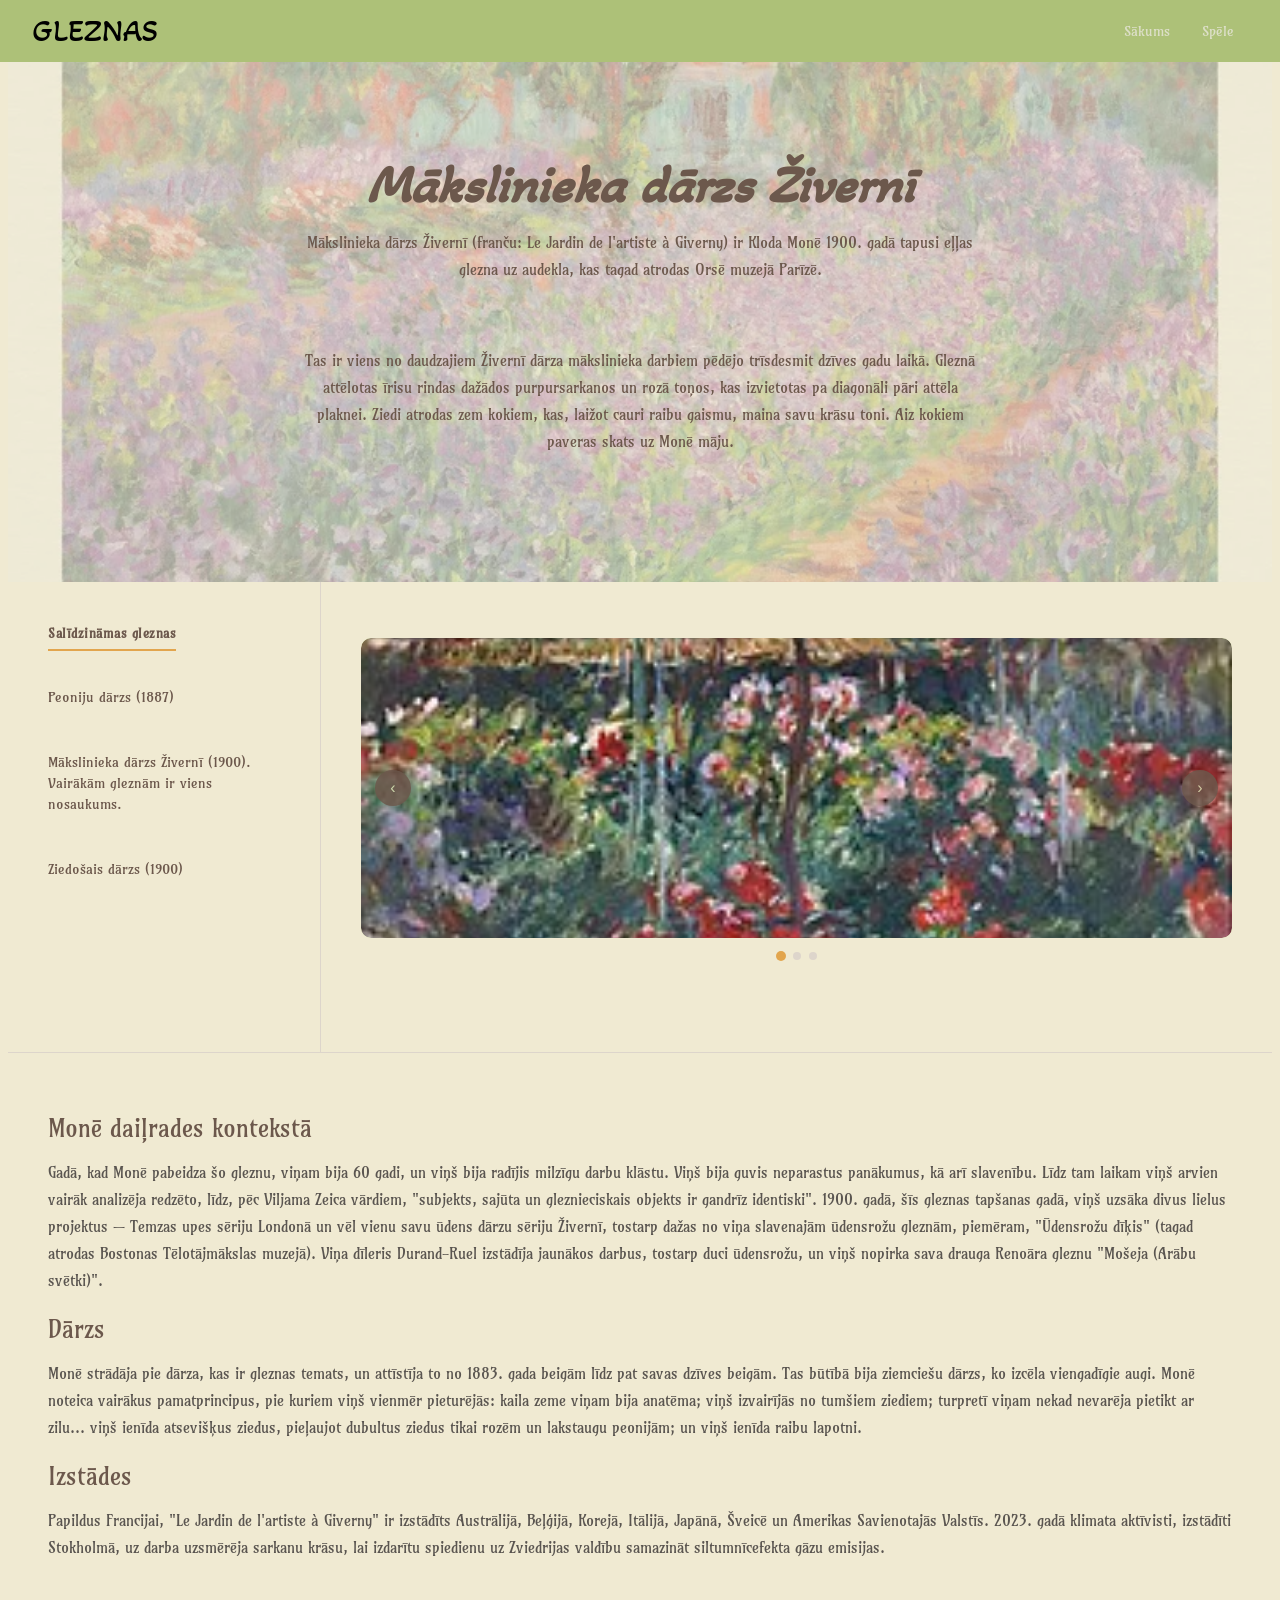
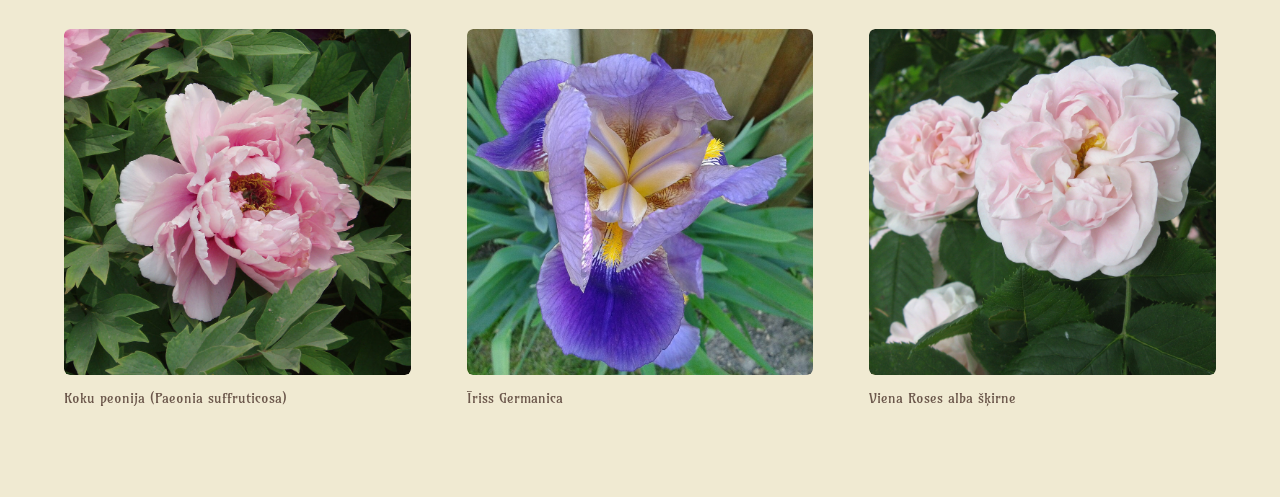
<file: index.html>
<!DOCTYPE html>
<html lang="lv" dir="ltr">

<head>
  <meta charset="utf-8">
  <title>Gleznas</title>
  <link rel="preconnect" href="https://fonts.googleapis.com">
  <link rel="preconnect" href="https://fonts.gstatic.com" crossorigin>
  <link href="https://fonts.googleapis.com/css2?family=Akaya+Telivigala&family=Amarante&display=swap" rel="stylesheet">
  <link rel="stylesheet" href="styles.css">
</head>

<body>
  <header>
    <a>
      <h1>GLEZNAS</h1>
    </a>
    <nav class="header-nav">
      <a href="index.html">Sākums</a>
      <a href="game.html">Spēle</a>
    </nav>
  </header>

  <div class="top">
    <div class="top-content">
      <h1 class="top-h1">Mākslinieka dārzs Živernī</h1>
      <p class="top-sub">Mākslinieka dārzs Živernī (franču: Le Jardin de l'artiste à Giverny) ir Kloda Monē 1900. gadā
        tapusi eļļas glezna uz audekla, kas tagad atrodas Orsē muzejā Parīzē.</p>
    </div>
    <img src="240555.webp" alt="Mākslinieka dārzs Živernī — Klods Monē, 1900">
    <p>Tas ir viens no daudzajiem Živernī dārza mākslinieka
      darbiem pēdējo trīsdesmit dzīves gadu laikā. Gleznā attēlotas
      īrisu rindas dažādos purpursarkanos un rozā toņos, kas
      izvietotas pa diagonāli pāri attēla plaknei. Ziedi atrodas zem kokiem,
      kas, laižot cauri raibu gaismu, maina savu krāsu toni. Aiz kokiem
      paveras skats uz Monē māju.</p>
  </div>

  <div class="carousel-section">
    <aside class="sb">
      <div class="sb-section">
        <div class="sb-title">Salīdzināmas gleznas</div>
        <div class="sb-item">
          <p>Peoniju dārzs (1887)</p>
        </div>
        <div class="sb-item">
          <p>Mākslinieka dārzs Živernī (1900). Vairākām gleznām ir viens nosaukums.</p>
        </div>
        <div class="sb-item">
          <p>Ziedošais dārzs (1900)</p>
        </div>
      </div>
    </aside>

    <div class="carousel-main">
      <div class="carousel-wrap" id="uzdevums">
        <div class="carousel-label"></div>
        <div class="carousel" id="carousel">
          <div class="carousel-track" id="track">
            <div class="carousel-slide">
              <img src="Claude_Monet_-_Peony_Garden_-_Google_Art_Project.jpg" alt="Peoniju dārzs" class="slide-photo" />
            </div>
            <div class="carousel-slide">
              <img src="Claude_Monet_056.jpg" alt="Mākslinieka dārzs Živernī" class="slide-photo" />
            </div>
            <div class="carousel-slide">
              <img src="The_Garden_in_Flower_Claude_Oscar_Monet_1900.jpg" alt="Ziedošais dārzs" class="slide-photo" />
            </div>
          </div>
          <button class="carousel-btn prev" onclick="slide(-1)">‹</button>
          <button class="carousel-btn next" onclick="slide(1)">›</button>
        </div>
        <div class="carousel-dots" id="dots">
          <div class="dot active" onclick="goTo(0)"></div>
          <div class="dot" onclick="goTo(1)"></div>
          <div class="dot" onclick="goTo(2)"></div>
        </div>
      </div>
    </div>
  </div>

  <div class="lower-section">
    <div class="body-text-section">
      <h2 class="section-heading">Monē daiļrades kontekstā</h2>
      <p class="body-text">
        Gadā, kad Monē pabeidza šo gleznu, viņam bija 60 gadi, un viņš bija radījis milzīgu darbu klāstu. Viņš bija
        guvis neparastus panākumus, kā arī slavenību. Līdz tam laikam viņš arvien vairāk analizēja redzēto, līdz, pēc
        Viljama Zeica vārdiem, "subjekts, sajūta un gleznieciskais objekts ir gandrīz identiski".
        1900. gadā, šīs gleznas tapšanas gadā, viņš uzsāka divus lielus projektus — Temzas upes sēriju Londonā un vēl
        vienu savu ūdens dārzu sēriju Živernī, tostarp dažas no viņa slavenajām ūdensrožu gleznām, piemēram, "Ūdensrožu
        dīķis" (tagad atrodas Bostonas Tēlotājmākslas muzejā).
        Viņa dīleris Durand-Ruel izstādīja jaunākos darbus, tostarp duci ūdensrožu, un viņš nopirka sava drauga Renoāra
        gleznu "Mošeja (Arābu svētki)".
      </p>
      <h2 class="section-heading">Dārzs</h2>
      <p class="body-text">
        Monē strādāja pie dārza, kas ir gleznas temats, un attīstīja to no 1883. gada beigām līdz pat savas dzīves
        beigām.
        Tas būtībā bija ziemciešu dārzs, ko izcēla viengadīgie augi. Monē noteica vairākus pamatprincipus, pie kuriem
        viņš vienmēr pieturējās: kaila zeme viņam bija anatēma; viņš izvairījās no tumšiem ziediem; turpretī viņam nekad
        nevarēja pietikt ar zilu... viņš ienīda atsevišķus ziedus, pieļaujot dubultus ziedus tikai rozēm un lakstaugu
        peonijām; un viņš ienīda raibu lapotni.
      </p>
      <h2 class="section-heading">Izstādes</h2>
      <p class="body-text">
        Papildus Francijai, "Le Jardin de l'artiste à Giverny" ir izstādīts Austrālijā, Beļģijā, Korejā, Itālijā,
        Japānā, Šveicē un Amerikas Savienotajās Valstīs. 2023. gadā klimata aktīvisti, izstādīti Stokholmā, uz darba
        uzsmērēja sarkanu krāsu, lai izdarītu spiedienu uz Zviedrijas valdību samazināt siltumnīcefekta gāzu emisijas.
      </p>
    </div>

    <div class="cards">
      <div class="cards-grid">
        <div class="card-item">
          <div class="card-img">
            <img src="1280px-PaeoniaSuffruticosa7.jpg" alt="Koku peonija" />
          </div>
          <div class="card-title">Koku peonija (Paeonia suffruticosa)</div>
        </div>
        <div class="card-item">
          <div class="card-img">
            <img src="Iris_Germanica_2012-2.jpg" alt="Īriss Germanica" />
          </div>
          <div class="card-title">Īriss Germanica</div>
        </div>
        <div class="card-item">
          <div class="card-img">
            <img src="Blush_rose_1.jpg" alt="Roze" />
          </div>
          <div class="card-title">Viena Roses alba šķirne</div>
        </div>
      </div>
    </div>
  </div>

  <script src="index.js"></script>
</body>

</html>
</file>
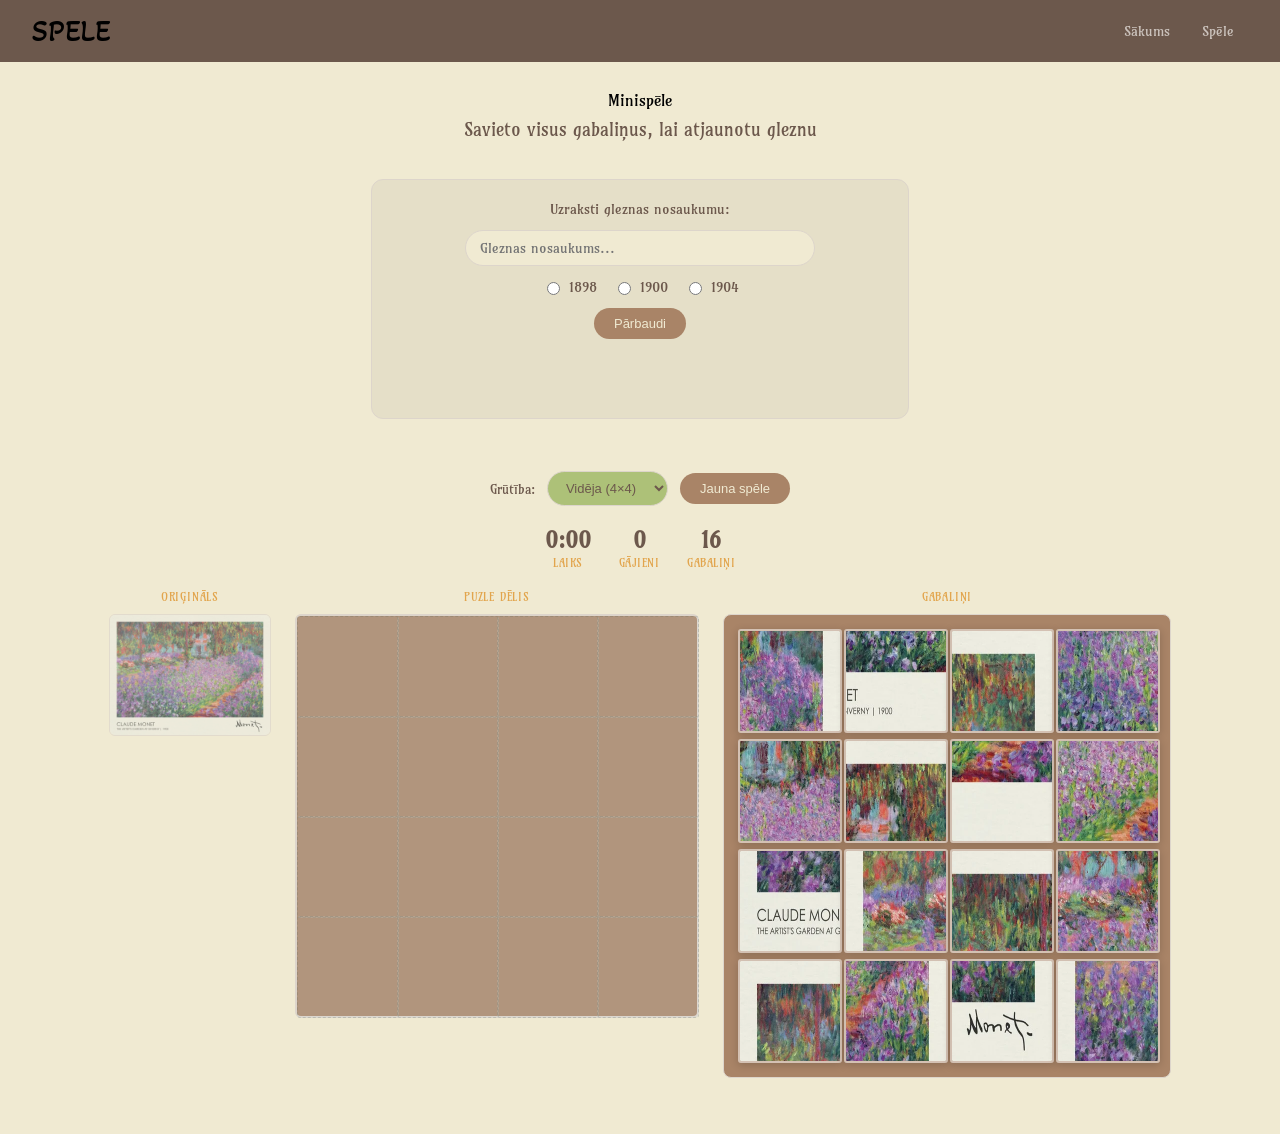
<file: game.html>
<!DOCTYPE html>
<html lang="lv" dir="ltr">

<head>
  <meta charset="utf-8">
  <title>Spēle</title>
  <link rel="preconnect" href="https://fonts.googleapis.com">
  <link rel="preconnect" href="https://fonts.gstatic.com" crossorigin>
  <link href="https://fonts.googleapis.com/css2?family=Akaya+Telivigala&family=Amarante&display=swap" rel="stylesheet">
  <link rel="stylesheet" href="styles2.css">
</head>

<body>
  <header>
    <a>
      <h1>SPĒLE</h1>
    </a>
    <nav class="header-nav">
      <a href="index.html">Sākums</a>
      <a href="game.html">Spēle</a>
    </nav>
  </header>

  <div class="top">
    <div class="top-content">
      <div>Minispēle</div>
      <p class="top-sub">Savieto visus gabaliņus, lai atjaunotu gleznu</p>
      <div class="quiz-form">
        <label for="glezna">Uzraksti gleznas nosaukumu:</label>
        <input type="text" id="glezna" placeholder="Gleznas nosaukums...">
        <div class="quiz-radio-group">
          <label><input type="radio" name="gads" id="g18"> 1898</label>
          <label><input type="radio" name="gads" id="g10"> 1900</label>
          <label><input type="radio" name="gads" id="g14"> 1904</label>
        </div>
        <button type="button" class="btn btn-primary" onclick="year()">Pārbaudi</button>
        <h2 id="answer"></h2>
      </div>
    </div>
  </div>

  <div class="toast" id="toast"></div>

  <div class="win-overlay" id="win-overlay">
    <div class="win-card">
      <div class="win-title">Glezna pabeigta!</div>
      <div class="win-sub">Laiks:</div>
      <div class="win-time" id="win-time">0:00</div>
      <div class="game">
        <button class="btn btn-primary" onclick="closeWin();newGame()">Spēlēt vēlreiz</button>
        <button class="btn btn-secondary" onclick="closeWin()">Aizvērt</button>
      </div>
    </div>
  </div>

  <div class="game-shell">
    <div class="controls">
      <span class="ctrl-label">Grūtība:</span>
      <select id="difficulty" onchange="newGame()">
        <option value="3">Viegla (3×3)</option>
        <option value="4" selected>Vidēja (4×4)</option>
        <option value="5">Grūta (5×5)</option>
      </select>
      <button class="btn btn-primary" onclick="newGame()">Jauna spēle</button>
    </div>

    <div class="stats">
      <div class="stat">
        <div class="stat-val" id="stat-time">0:00</div>
        <div class="stat-lbl">Laiks</div>
      </div>
      <div class="stat">
        <div class="stat-val" id="stat-moves">0</div>
        <div class="stat-lbl">Gājieni</div>
      </div>
      <div class="stat">
        <div class="stat-val" id="stat-total">0</div>
        <div class="stat-lbl">Gabaliņi</div>
      </div>
    </div>

    <div class="puzzle-area">
      <div class="preview-wrap">
        <div class="preview-label">Oriģināls</div>
        <div id="preview"><img id="preview-img" src="240555.webp" alt="Oriģinālā glezna" /></div>
      </div>
      <div class="board-wrap">
        <div class="board-label">Puzle dēlis</div>
        <div id="board"></div>
      </div>
      <div class="tray-wrap">
        <div class="tray-label">Gabaliņi</div>
        <div id="tray"></div>
      </div>
    </div>
  </div>

  <script src="script.js"></script>
</body>

</html>
</file>
<file: styles.css>
html {
  scroll-behavior: smooth;
}

body {
  font-family: "Amarante", serif;
  background-color: #f0ead2ff;
}

:root {
  --tea-green: #dde5b6ff;
  --muted-olive: #adc178ff;
  --faded-copper: #a98467ff;
  --ash-brown: #6c584cff;
  --forest: #2D5652;
  --gold: #E2A54D;
  --aqua: #97D3CD;
  --bg: hsl(60, 17%, 98%);
  --muted: #5a5550;
  --border: #ddd5cb;
  --header-h: 62px;
}

h1 {
  font-family: "Akaya Telivigala", system-ui;
  font-weight: 400;
  font-style: bold;
}

header {
  position: fixed;
  top: 0;
  left: 0;
  right: 0;
  z-index: 300;
  height: var(--header-h);
  background-color: var(--muted-olive);
  display: flex;
  align-items: center;
  padding: 0 32px;
}

.header-nav {
  display: flex;
  align-items: center;
  gap: 4px;
  margin-left: auto;
}

.header-nav a {
  font-size: 14px;
  font-weight: 500;
  color: rgba(239, 234, 230, .72);
  text-decoration: none;
  padding: 7px 14px;
  border-radius: 20px;
  transition: background .15s, color .15s;
}

.header-nav a:hover {
  background: rgba(151, 211, 205, .12);
  color: var(--aqua);
}

.header-nav a.active {
  color: var(--gold);
}

.top {
  position: relative;
  margin-top: var(--header-h);
  min-height: 520px;
  overflow: hidden;
}

.top img {
  position: absolute;
  inset: 0;
  width: 100%;
  height: 100%;
  object-fit: cover;
  opacity: .35;
  z-index: 1;
}

.top p {
  position: relative;
  z-index: 3;
  max-width: 680px;
  margin: 0 auto;
  padding: 0 24px 40px;
  font-size: 15px;
  color: var(--ash-brown);
  line-height: 1.8;
  text-align: center;
}

.top-content {
  position: relative;
  z-index: 3;
  display: flex;
  flex-direction: column;
  align-items: center;
  justify-content: center;
  text-align: center;
  padding: 60px 24px 24px;
}

.top-h1 {
  font-size: 52px;
  font-weight: 700;
  line-height: 1.08;
  color: var(--ash-brown);
  margin-bottom: 16px;
  font-style: italic;
}

.top-sub {
  font-size: 16px;
  color: var(--muted);
  max-width: 600px;
  line-height: 1.7;
}

.carousel-section {
  display: flex;
  max-width: 1200px;
  margin: 0 auto;
  padding: 0 40px;
}

.sb {
  width: 240px;
  flex-shrink: 0;
  padding: 40px 32px 40px 0;
}

.carousel-main {
  flex: 1;
  min-width: 0;
  padding: 40px 0 40px 40px;
  border-left: 1px solid var(--border);
}

.sb-section {
  margin-bottom: 36px;
}

.sb-title {
  font-family: "Amarante", serif;
  font-size: 13px;
  font-weight: 600;
  color: var(--ash-brown);
  letter-spacing: .5px;
  margin-bottom: 14px;
  padding-bottom: 8px;
  border-bottom: 2px solid var(--gold);
  display: inline-block;
}

.sb-item {
  padding: 8px 0;
  font-size: 14px;
  color: var(--ash-brown);
  line-height: 1.5;
  cursor: pointer;
  transition: color .15s;
}

.sb-item:hover {
  color: var(--forest);
}

.carousel-wrap {
  margin-bottom: 52px;
}

.carousel-label {
  font-size: 11px;
  font-weight: 500;
  color: var(--forest);
  letter-spacing: 1px;
  text-transform: uppercase;
  margin-bottom: 16px;
}

.carousel {
  position: relative;
  overflow: hidden;
  border-radius: 10px;
  background: var(--tea-green);
}

.carousel-track {
  display: flex;
  transition: transform .45s cubic-bezier(.4, 0, .2, 1);
}

.carousel-slide {
  min-width: 100%;
  display: flex;
  min-height: 300px;
  position: relative;
}

.slide-photo {
  position: absolute;
  inset: 0;
  width: 100%;
  height: 100%;
  object-fit: cover;
  border-radius: 10px;
}

.carousel-btn {
  position: absolute;
  top: 50%;
  transform: translateY(-50%);
  width: 36px;
  height: 36px;
  border-radius: 50%;
  background: var(--ash-brown);
  color: var(--tea-green);
  border: none;
  cursor: pointer;
  font-size: 16px;
  display: flex;
  align-items: center;
  justify-content: center;
  transition: background .15s;
  z-index: 5;
  opacity: .85;
}

.carousel-btn:hover {
  background: var(--forest);
  opacity: 1;
}

.carousel-btn.prev { left: 14px; }
.carousel-btn.next { right: 14px; }

.carousel-dots {
  display: flex;
  justify-content: center;
  gap: 8px;
  margin-top: 14px;
}

.dot {
  width: 8px;
  height: 8px;
  border-radius: 50%;
  background: var(--border);
  cursor: pointer;
  transition: background .2s, transform .2s;
}

.dot.active {
  background: var(--gold);
  transform: scale(1.25);
}

.lower-section {
  max-width: 1200px;
  margin: 0 auto;
  padding: 40px 40px 60px;
  border-top: 1px solid var(--border);
}

.body-text-section {
  margin-bottom: 52px;
}

.section-heading {
  font-family: "Amarante", serif;
  font-size: 24px;
  font-weight: 500;
  color: var(--ash-brown);
  margin-bottom: 16px;
}

.body-text {
  font-size: 15px;
  color: var(--muted);
  line-height: 1.8;
  margin-bottom: 14px;
}

.cards-grid {
  display: grid;
  grid-template-columns: repeat(3, 1fr);
  gap: 24px;
}

.card-item {
  padding: 16px;
  border-radius: 8px;
  transition: background .18s;
}

.card-item:hover {
  background: rgba(173, 193, 120, .18);
}

.card-img {
  width: 100%;
  border-radius: 6px;
  margin-bottom: 14px;
  overflow: hidden;
  aspect-ratio: 1 / 1;
}

.card-img img {
  width: 100%;
  height: 100%;
  object-fit: cover;
  border-radius: 6px;
  display: block;
}

.card-title {
  font-size: 14px;
  font-weight: 500;
  color: var(--ash-brown);
  margin-bottom: 6px;
}
</file>
<file: styles2.css>
html {
  scroll-behavior: smooth;
}

body {
  font-family: "Amarante", serif;
  background-color: #f0ead2ff;
}

:root {
  --muted-olive: #adc178ff;
  --faded-copper: #a98467ff;
  --ash-brown: #6c584cff;
  --gold: #E2A54D;
  --aqua: #97D3CD;
  --bg: #f0ead2ff;
  --muted: #5a5550;
  --border: #ddd5cb;
  --header-h: 62px;
  --fg: #2D5652;
}

h1 {
  font-family: "Akaya Telivigala", system-ui;
  font-weight: 400;
  font-style: normal;
}

header {
  position: fixed;
  top: 0;
  left: 0;
  right: 0;
  z-index: 300;
  height: var(--header-h);
  background-color: var(--ash-brown);
  display: flex;
  align-items: center;
  padding: 0 32px;
}

.header-nav {
  display: flex;
  align-items: center;
  gap: 4px;
  margin-left: auto;
}

.header-nav a {
  font-size: 14px;
  font-weight: 500;
  color: rgba(239, 234, 230, .72);
  text-decoration: none;
  padding: 7px 14px;
  border-radius: 20px;
  transition: background .15s, color .15s;
}

.header-nav a:hover {
  background: rgba(151, 211, 205, .12);
  color: var(--aqua);
}

.header-nav a.active {
  color: var(--gold);
}

.top {
  position: relative;
  min-height: 200px;
  overflow: hidden;
  flex-shrink: 0;
  margin-top: var(--header-h);
}

.top-content {
  position: relative;
  z-index: 3;
  height: 100%;
  display: flex;
  flex-direction: column;
  align-items: center;
  justify-content: center;
  text-align: center;
  padding: 28px 24px 24px;
}

.top-sub {
  font-size: 18px;
  color: var(--ash-brown);
  margin-top: 8px;
}

.quiz-form {
  margin-top: 20px;
  display: flex;
  flex-direction: column;
  align-items: center;
  gap: 12px;
  background: rgba(108, 88, 76, .08);
  border: 1.5px solid var(--border);
  border-radius: 12px;
  padding: 20px 28px;
  width: 100%;
  max-width: 480px;
}

.quiz-form label {
  font-size: 14px;
  color: var(--ash-brown);
}

.quiz-form input[type="text"] {
  font-family: "Amarante", serif;
  font-size: 14px;
  padding: 8px 14px;
  border-radius: 20px;
  border: 1.5px solid var(--border);
  background: var(--bg);
  color: var(--ash-brown);
  width: 100%;
  max-width: 320px;
  outline: none;
  transition: border-color .15s;
}

.quiz-form input[type="text"]:focus {
  border-color: var(--faded-copper);
}

.quiz-radio-group {
  display: flex;
  gap: 16px;
  align-items: center;
  flex-wrap: wrap;
  justify-content: center;
}

.quiz-radio-group label {
  display: flex;
  align-items: center;
  gap: 6px;
  cursor: pointer;
  font-size: 14px;
  color: var(--ash-brown);
}

#answer {
  font-size: 15px;
  color: var(--fg);
  min-height: 1.5em;
}

.game-shell {
  flex: 1;
  display: flex;
  flex-direction: column;
  align-items: center;
  padding: 28px 16px 48px;
  gap: 20px;
}

.controls {
  display: flex;
  align-items: center;
  gap: 12px;
  flex-wrap: wrap;
  justify-content: center;
}

.ctrl-label {
  font-size: 13px;
  font-weight: 500;
  color: var(--ash-brown);
}

select {
  font-size: 13px;
  font-weight: 500;
  padding: 8px 14px;
  border-radius: 20px;
  border: 1.5px solid var(--border);
  background: var(--muted-olive);
  color: var(--ash-brown);
  cursor: pointer;
  outline: none;
  transition: border-color .15s;
}

select:focus {
  border-color: var(--bg);
}

.btn {
  font-size: 13px;
  font-weight: 500;
  padding: 8px 20px;
  border-radius: 20px;
  border: none;
  cursor: pointer;
  transition: all .18s;
  display: inline-flex;
  align-items: center;
  gap: 6px;
}

.btn-primary {
  background: var(--faded-copper);
  color: var(--bg);
}

.btn-primary:hover {
  background: var(--ash-brown);
}

.btn-secondary {
  background: transparent;
  color: var(--ash-brown);
  border: 1.5px solid var(--ash-brown);
}

.btn-secondary:hover {
  background: var(--ash-brown);
  color: var(--bg);
}

.stats {
  display: flex;
  gap: 28px;
  flex-wrap: wrap;
  justify-content: center;
}

.stat {
  display: flex;
  flex-direction: column;
  align-items: center;
  gap: 2px;
}

.stat-val {
  font-size: 22px;
  font-weight: 700;
  color: var(--ash-brown);
}

.stat-lbl {
  font-size: 11px;
  color: var(--gold);
  letter-spacing: .5px;
  text-transform: uppercase;
}

.toast {
  position: fixed;
  top: 76px;
  left: 50%;
  transform: translateX(-50%);
  background: var(--ash-brown);
  color: var(--faded-copper);
  font-size: 14px;
  font-weight: 500;
  padding: 10px 24px;
  border-radius: 24px;
  opacity: 0;
  pointer-events: none;
  transition: opacity .25s;
  z-index: 500;
  white-space: nowrap;
}

.toast.show {
  opacity: 1;
}

.puzzle-area {
  display: flex;
  gap: 24px;
  align-items: flex-start;
  justify-content: center;
  width: 100%;
  overflow-x: auto;
}

.board-wrap,
.tray-wrap,
.preview-wrap {
  display: flex;
  flex-direction: column;
  align-items: center;
  gap: 10px;
}

.board-label,
.tray-label,
.preview-label {
  font-size: 11px;
  font-weight: 500;
  color: var(--gold);
  letter-spacing: .8px;
  text-transform: uppercase;
}

#board {
  position: relative;
  border: 2px solid var(--border);
  border-radius: 6px;
  background: var(--faded-copper);
}

.slot {
  position: absolute;
  border: 1.5px dashed rgba(94, 108, 91, .25);
  border-radius: 3px;
  background: rgba(214, 224, 226, .18);
  transition: background .15s;
}

.slot.drag-over {
  background: rgba(94, 108, 91, .18);
  border-color: var(--fg);
}

.slot.filled {
  border-color: transparent;
  background: transparent;
}

#tray {
  display: grid;
  gap: 6px;
  padding: 14px;
  border-radius: 8px;
  background: var(--faded-copper);
  border: 1.5px solid var(--border);
  align-content: start;
}

#tray.drag-over {
  background: rgba(94, 108, 91, .08);
  border-color: var(--fg);
}

.piece {
  position: absolute;
  border-radius: 3px;
  cursor: grab;
  box-shadow: 0 2px 8px rgba(0, 0, 0, .18);
  transition: box-shadow .15s, transform .15s;
  overflow: hidden;
  user-select: none;
  touch-action: none;
  border: 2px solid rgba(255, 255, 255, .5);
}

.piece:hover {
  box-shadow: 0 4px 16px rgba(0, 0, 0, .28);
  transform: scale(1.04);
  z-index: 10 !important;
}

.piece.dragging {
  opacity: .85;
  cursor: grabbing;
  box-shadow: 0 8px 28px rgba(0, 0, 0, .35);
  transform: scale(1.08);
  z-index: 999 !important;
}

.piece.correct {
  box-shadow: 0 0 0 2.5px var(--fg), 0 2px 8px rgba(0, 0, 0, .15);
  cursor: default;
  pointer-events: none;
  border-color: transparent;
}

.piece.correct:hover {
  transform: none;
}

.piece img {
  display: block;
  pointer-events: none;
}

#preview {
  border-radius: 6px;
  border: 1.5px solid var(--border);
  overflow: hidden;
  opacity: .7;
}

#preview img {
  display: block;
  max-width: 160px;
  max-height: 160px;
}

.win-overlay {
  display: none;
  position: fixed;
  inset: 0;
  z-index: 600;
  background: rgba(22, 42, 44, .7);
  backdrop-filter: blur(4px);
  align-items: center;
  justify-content: center;
}

.win-overlay.show {
  display: flex;
}

.win-card {
  background: var(--faded-copper);
  border-radius: 16px;
  padding: 40px 48px;
  text-align: center;
  display: flex;
  flex-direction: column;
  align-items: center;
  gap: 14px;
  box-shadow: 0 20px 60px rgba(0, 0, 0, .3);
  animation: popIn .4s cubic-bezier(.34, 1.56, .64, 1);
}

@keyframes popIn {
  from { transform: scale(.7); opacity: 0; }
  to   { transform: scale(1);  opacity: 1; }
}

.win-title {
  font-size: 26px;
  font-weight: 700;
  color: var(--ash-brown);
}

.win-sub {
  font-size: 15px;
  color: var(--gold);
}

.win-time {
  font-size: 32px;
  font-weight: 700;
  color: var(--bg);
}

.game {
  display: flex;
  gap: 12px;
  flex-wrap: wrap;
  justify-content: center;
}
</file>
